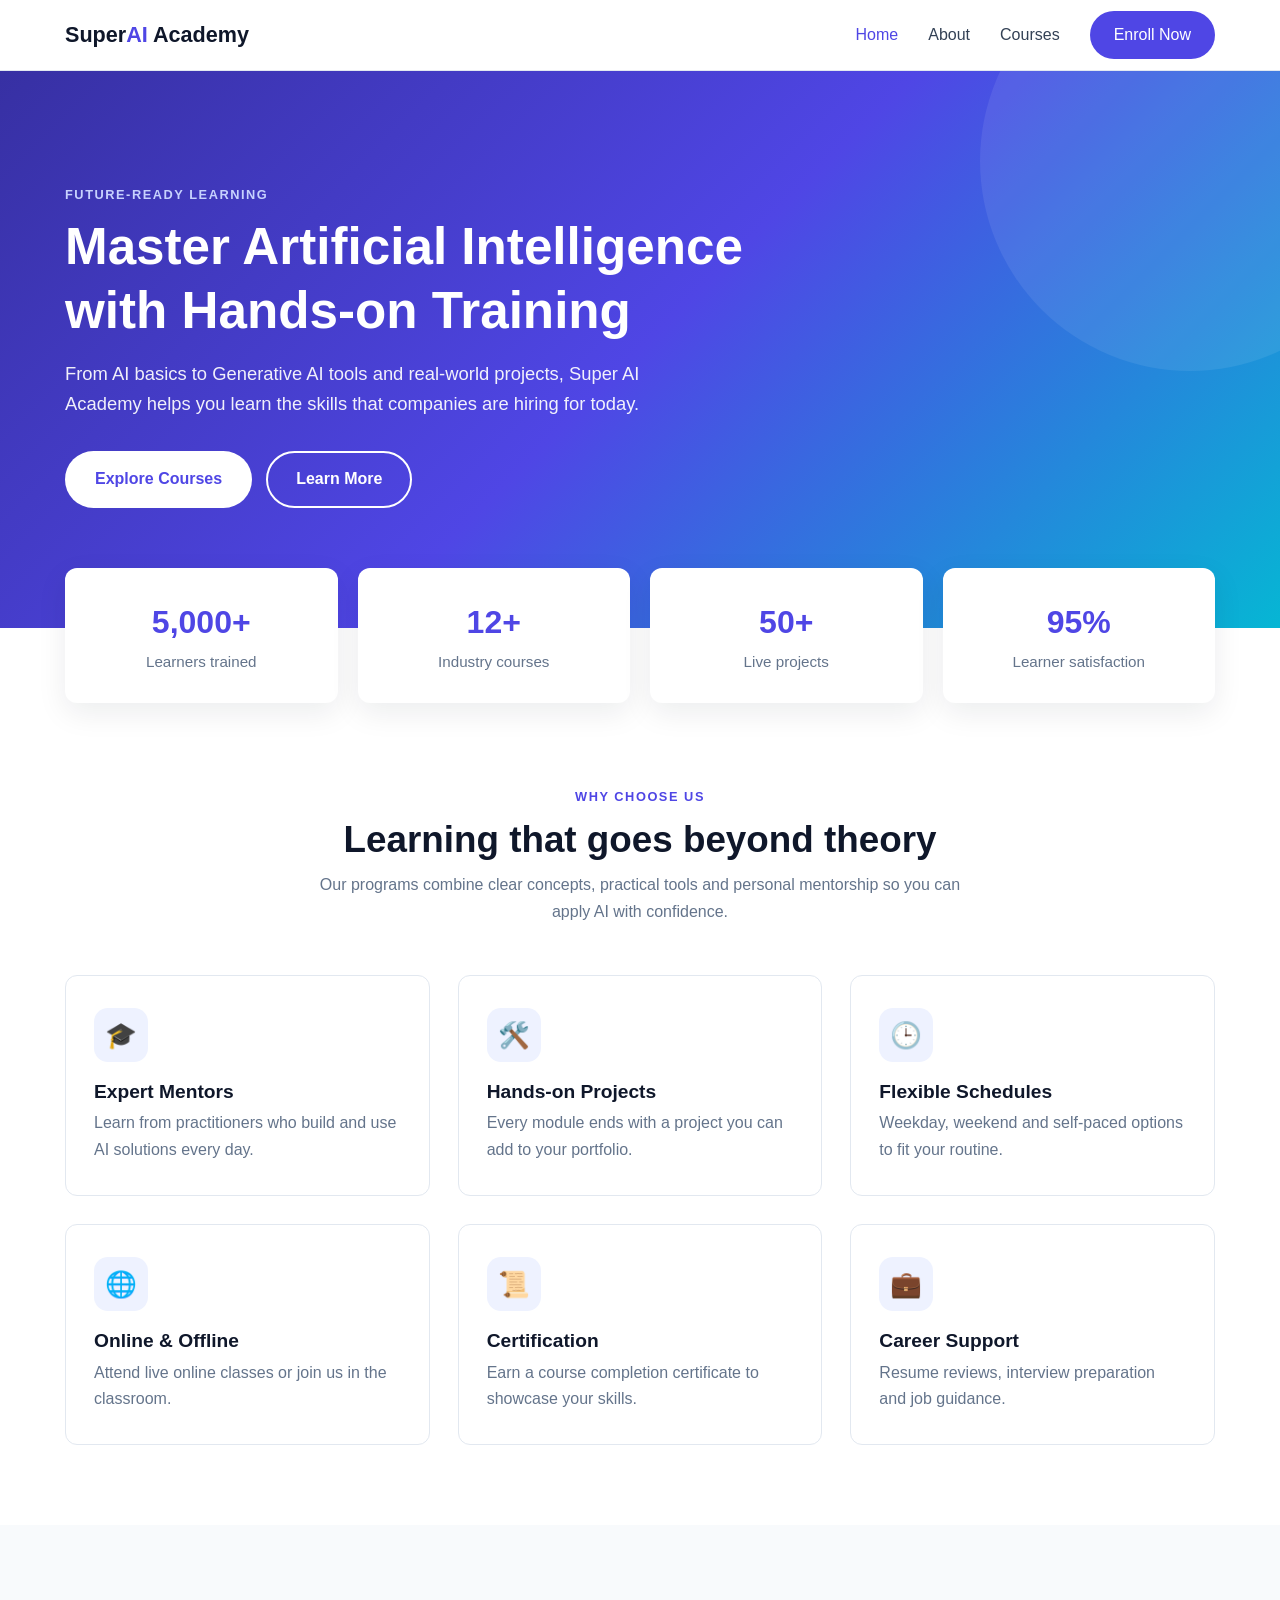
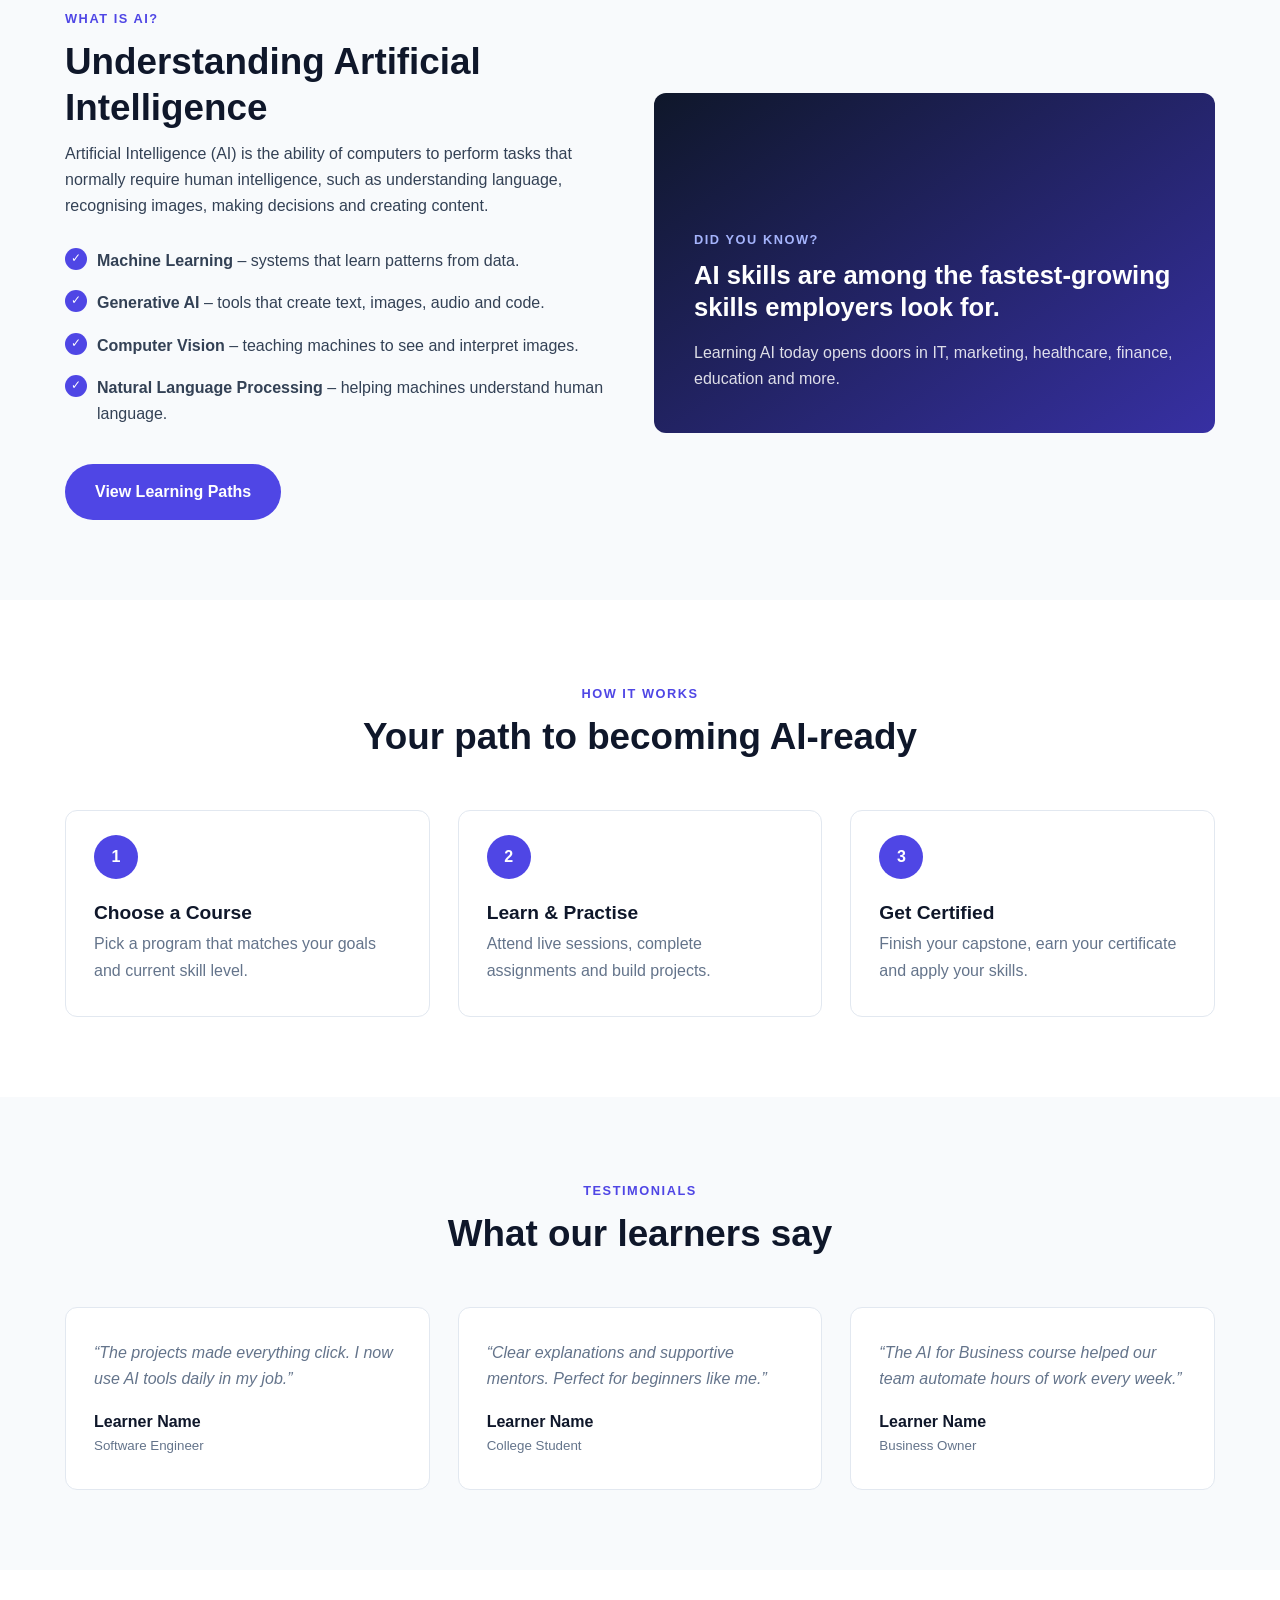
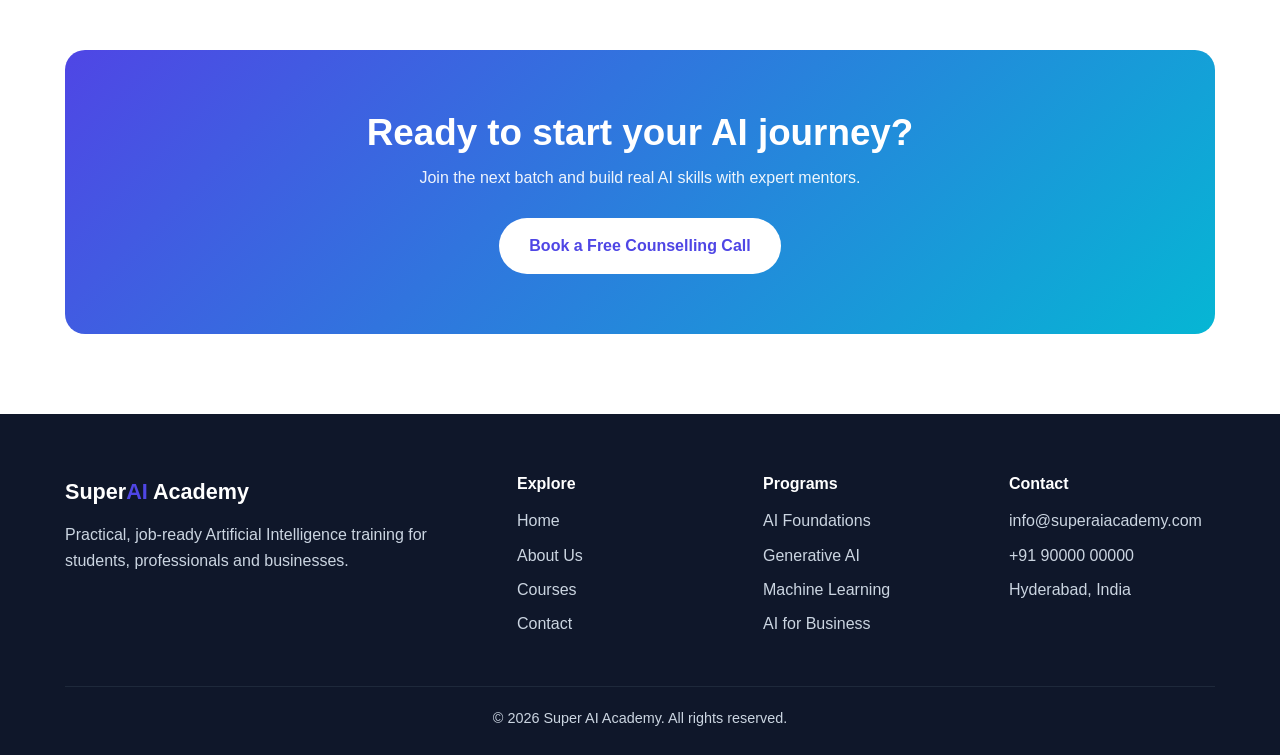
<file: superai-academy-website/index.html>
<!DOCTYPE html>
<html lang="en">
<head>
  <meta charset="UTF-8">
  <meta name="viewport" content="width=device-width, initial-scale=1.0">
  <title>Super AI Academy | Learn Artificial Intelligence</title>
  <meta name="description" content="Super AI Academy offers practical AI, Machine Learning and Generative AI courses for students, professionals and businesses.">
  <link rel="icon" href="images/favicon.svg" type="image/svg+xml">
  <link rel="stylesheet" href="css/style.css">
</head>
<body>
  <header class="site-header">
    <nav class="container nav">
      <a href="index.html" class="logo">Super<span>AI</span> Academy</a>
      <input type="checkbox" id="nav-toggle" class="nav-toggle" aria-label="Toggle menu">
      <label for="nav-toggle" class="nav-toggle-label"><span></span></label>
      <ul class="nav-links">
        <li><a href="index.html" class="active">Home</a></li>
        <li><a href="about.html">About</a></li>
        <li><a href="courses.html">Courses</a></li>
        <li><a href="contact.html" class="btn btn-primary">Enroll Now</a></li>
      </ul>
    </nav>
  </header>

  <main>
    <section class="hero">
      <div class="container">
        <span class="eyebrow" style="color:#c7d2fe">Future-ready learning</span>
        <h1>Master Artificial Intelligence with Hands-on Training</h1>
        <p>From AI basics to Generative AI tools and real-world projects, Super AI Academy helps you learn the skills that companies are hiring for today.</p>
        <div class="hero-actions">
          <a href="courses.html" class="btn btn-primary" style="background:#fff;color:var(--primary)">Explore Courses</a>
          <a href="about.html" class="btn btn-outline">Learn More</a>
        </div>
      </div>
    </section>

    <div class="container">
      <div class="stats">
        <div class="stat"><strong>5,000+</strong><span>Learners trained</span></div>
        <div class="stat"><strong>12+</strong><span>Industry courses</span></div>
        <div class="stat"><strong>50+</strong><span>Live projects</span></div>
        <div class="stat"><strong>95%</strong><span>Learner satisfaction</span></div>
      </div>
    </div>

    <section class="section">
      <div class="container">
        <div class="section-head">
          <span class="eyebrow">Why choose us</span>
          <h2>Learning that goes beyond theory</h2>
          <p>Our programs combine clear concepts, practical tools and personal mentorship so you can apply AI with confidence.</p>
        </div>
        <div class="grid grid-3">
          <div class="card"><div class="icon">🎓</div><h3>Expert Mentors</h3><p>Learn from practitioners who build and use AI solutions every day.</p></div>
          <div class="card"><div class="icon">🛠️</div><h3>Hands-on Projects</h3><p>Every module ends with a project you can add to your portfolio.</p></div>
          <div class="card"><div class="icon">🕒</div><h3>Flexible Schedules</h3><p>Weekday, weekend and self-paced options to fit your routine.</p></div>
          <div class="card"><div class="icon">🌐</div><h3>Online &amp; Offline</h3><p>Attend live online classes or join us in the classroom.</p></div>
          <div class="card"><div class="icon">📜</div><h3>Certification</h3><p>Earn a course completion certificate to showcase your skills.</p></div>
          <div class="card"><div class="icon">💼</div><h3>Career Support</h3><p>Resume reviews, interview preparation and job guidance.</p></div>
        </div>
      </div>
    </section>

    <section class="section section-alt">
      <div class="container grid grid-2">
        <div>
          <span class="eyebrow">What is AI?</span>
          <h2>Understanding Artificial Intelligence</h2>
          <p>Artificial Intelligence (AI) is the ability of computers to perform tasks that normally require human intelligence, such as understanding language, recognising images, making decisions and creating content.</p>
          <ul class="check-list">
            <li><strong>Machine Learning</strong> – systems that learn patterns from data.</li>
            <li><strong>Generative AI</strong> – tools that create text, images, audio and code.</li>
            <li><strong>Computer Vision</strong> – teaching machines to see and interpret images.</li>
            <li><strong>Natural Language Processing</strong> – helping machines understand human language.</li>
          </ul>
          <a href="courses.html" class="btn btn-primary">View Learning Paths</a>
        </div>
        <div class="info-visual">
          <span class="eyebrow" style="color:#a5b4fc">Did you know?</span>
          <h3>AI skills are among the fastest-growing skills employers look for.</h3>
          <p style="opacity:.85;margin-top:10px">Learning AI today opens doors in IT, marketing, healthcare, finance, education and more.</p>
        </div>
      </div>
    </section>

    <section class="section">
      <div class="container">
        <div class="section-head">
          <span class="eyebrow">How it works</span>
          <h2>Your path to becoming AI-ready</h2>
        </div>
        <div class="grid grid-3 steps">
          <div class="card step"><h3>Choose a Course</h3><p>Pick a program that matches your goals and current skill level.</p></div>
          <div class="card step"><h3>Learn &amp; Practise</h3><p>Attend live sessions, complete assignments and build projects.</p></div>
          <div class="card step"><h3>Get Certified</h3><p>Finish your capstone, earn your certificate and apply your skills.</p></div>
        </div>
      </div>
    </section>

    <section class="section section-alt">
      <div class="container">
        <div class="section-head">
          <span class="eyebrow">Testimonials</span>
          <h2>What our learners say</h2>
        </div>
        <div class="grid grid-3">
          <blockquote class="card quote"><p>“The projects made everything click. I now use AI tools daily in my job.”</p><footer>Learner Name<small>Software Engineer</small></footer></blockquote>
          <blockquote class="card quote"><p>“Clear explanations and supportive mentors. Perfect for beginners like me.”</p><footer>Learner Name<small>College Student</small></footer></blockquote>
          <blockquote class="card quote"><p>“The AI for Business course helped our team automate hours of work every week.”</p><footer>Learner Name<small>Business Owner</small></footer></blockquote>
        </div>
      </div>
    </section>

  <section class="section">
    <div class="container">
      <div class="cta">
        <h2>Ready to start your AI journey?</h2>
        <p>Join the next batch and build real AI skills with expert mentors.</p>
        <a href="contact.html" class="btn">Book a Free Counselling Call</a>
      </div>
    </div>
  </section>
  </main>

  <footer class="site-footer">
    <div class="container">
      <div class="footer-grid">
        <div>
          <a href="index.html" class="logo">Super<span>AI</span> Academy</a>
          <p>Practical, job-ready Artificial Intelligence training for students, professionals and businesses.</p>
        </div>
        <div>
          <h4>Explore</h4>
          <ul>
            <li><a href="index.html">Home</a></li>
            <li><a href="about.html">About Us</a></li>
            <li><a href="courses.html">Courses</a></li>
            <li><a href="contact.html">Contact</a></li>
          </ul>
        </div>
        <div>
          <h4>Programs</h4>
          <ul>
            <li><a href="courses.html#ai-foundations">AI Foundations</a></li>
            <li><a href="courses.html#generative-ai">Generative AI</a></li>
            <li><a href="courses.html#machine-learning">Machine Learning</a></li>
            <li><a href="courses.html#ai-business">AI for Business</a></li>
          </ul>
        </div>
        <div>
          <h4>Contact</h4>
          <ul>
            <li>info@superaiacademy.com</li>
            <li>+91 90000 00000</li>
            <li>Hyderabad, India</li>
          </ul>
        </div>
      </div>
      <div class="footer-bottom">&copy; <span id="year">2026</span> Super AI Academy. All rights reserved.</div>
    </div>
  </footer>
</body>
</html>
</file>
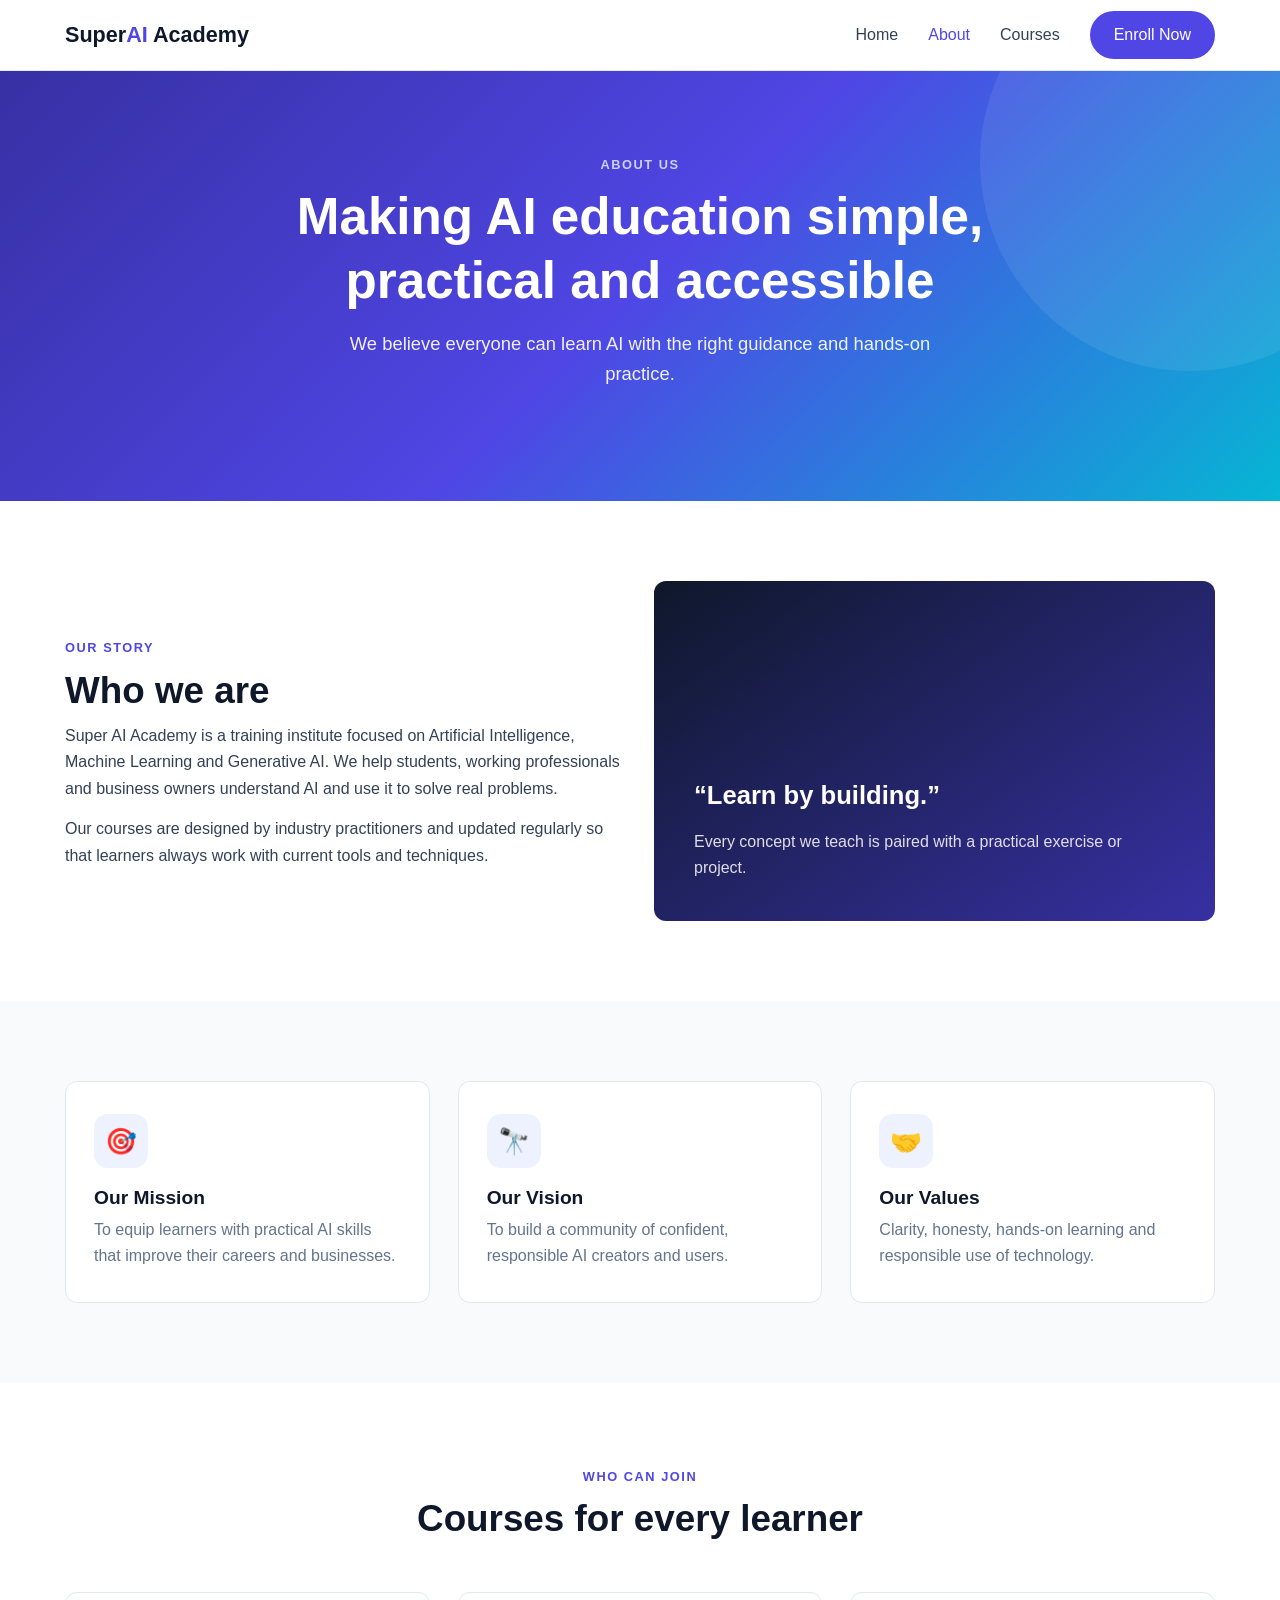
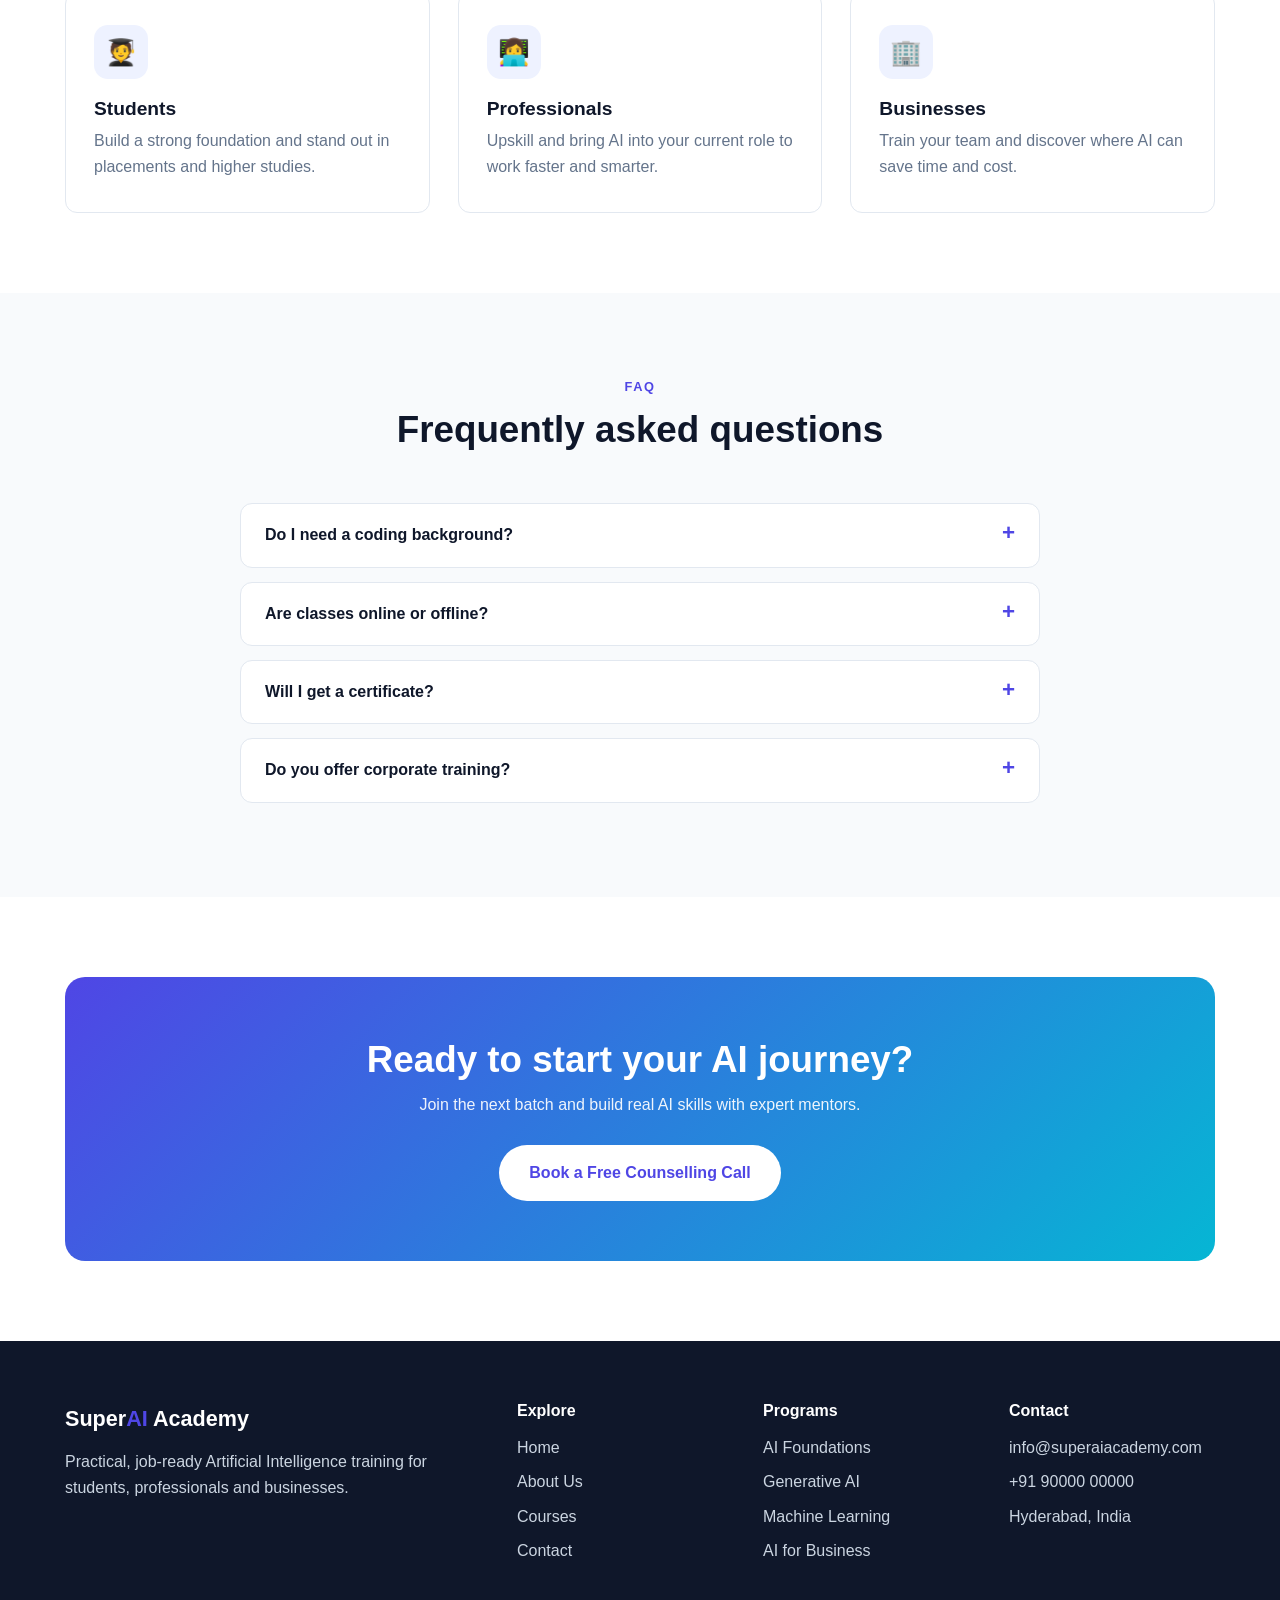
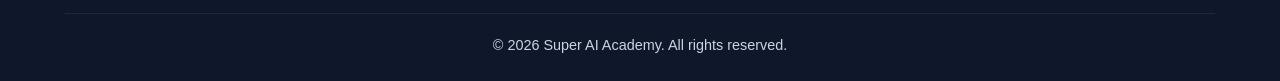
<file: superai-academy-website/about.html>
<!DOCTYPE html>
<html lang="en">
<head>
  <meta charset="UTF-8">
  <meta name="viewport" content="width=device-width, initial-scale=1.0">
  <title>About Us | Super AI Academy</title>
  <meta name="description" content="Learn about Super AI Academy's mission, vision and teaching approach.">
  <link rel="icon" href="images/favicon.svg" type="image/svg+xml">
  <link rel="stylesheet" href="css/style.css">
</head>
<body>
  <header class="site-header">
    <nav class="container nav">
      <a href="index.html" class="logo">Super<span>AI</span> Academy</a>
      <input type="checkbox" id="nav-toggle" class="nav-toggle" aria-label="Toggle menu">
      <label for="nav-toggle" class="nav-toggle-label"><span></span></label>
      <ul class="nav-links">
        <li><a href="index.html">Home</a></li>
        <li><a href="about.html" class="active">About</a></li>
        <li><a href="courses.html">Courses</a></li>
        <li><a href="contact.html" class="btn btn-primary">Enroll Now</a></li>
      </ul>
    </nav>
  </header>

  <main>
    <section class="hero page-hero">
      <div class="container">
        <span class="eyebrow" style="color:#c7d2fe">About us</span>
        <h1>Making AI education simple, practical and accessible</h1>
        <p>We believe everyone can learn AI with the right guidance and hands-on practice.</p>
      </div>
    </section>

    <section class="section">
      <div class="container grid grid-2">
        <div>
          <span class="eyebrow">Our story</span>
          <h2>Who we are</h2>
          <p>Super AI Academy is a training institute focused on Artificial Intelligence, Machine Learning and Generative AI. We help students, working professionals and business owners understand AI and use it to solve real problems.</p>
          <p style="margin-top:14px">Our courses are designed by industry practitioners and updated regularly so that learners always work with current tools and techniques.</p>
        </div>
        <div class="info-visual">
          <h3>“Learn by building.”</h3>
          <p style="opacity:.85;margin-top:10px">Every concept we teach is paired with a practical exercise or project.</p>
        </div>
      </div>
    </section>

    <section class="section section-alt">
      <div class="container grid grid-3">
        <div class="card"><div class="icon">🎯</div><h3>Our Mission</h3><p>To equip learners with practical AI skills that improve their careers and businesses.</p></div>
        <div class="card"><div class="icon">🔭</div><h3>Our Vision</h3><p>To build a community of confident, responsible AI creators and users.</p></div>
        <div class="card"><div class="icon">🤝</div><h3>Our Values</h3><p>Clarity, honesty, hands-on learning and responsible use of technology.</p></div>
      </div>
    </section>

    <section class="section">
      <div class="container">
        <div class="section-head">
          <span class="eyebrow">Who can join</span>
          <h2>Courses for every learner</h2>
        </div>
        <div class="grid grid-3">
          <div class="card"><div class="icon">🧑‍🎓</div><h3>Students</h3><p>Build a strong foundation and stand out in placements and higher studies.</p></div>
          <div class="card"><div class="icon">👩‍💻</div><h3>Professionals</h3><p>Upskill and bring AI into your current role to work faster and smarter.</p></div>
          <div class="card"><div class="icon">🏢</div><h3>Businesses</h3><p>Train your team and discover where AI can save time and cost.</p></div>
        </div>
      </div>
    </section>

    <section class="section section-alt">
      <div class="container">
        <div class="section-head">
          <span class="eyebrow">FAQ</span>
          <h2>Frequently asked questions</h2>
        </div>
        <div class="faq">
          <details><summary>Do I need a coding background?</summary><p>No. Our foundation courses start from the basics. Advanced courses list any prerequisites clearly.</p></details>
          <details><summary>Are classes online or offline?</summary><p>Both. You can join live online sessions or attend classroom batches.</p></details>
          <details><summary>Will I get a certificate?</summary><p>Yes, every learner who completes the course and project receives a certificate of completion.</p></details>
          <details><summary>Do you offer corporate training?</summary><p>Yes. We run customised AI workshops for teams. Contact us for details.</p></details>
        </div>
      </div>
    </section>

  <section class="section">
    <div class="container">
      <div class="cta">
        <h2>Ready to start your AI journey?</h2>
        <p>Join the next batch and build real AI skills with expert mentors.</p>
        <a href="contact.html" class="btn">Book a Free Counselling Call</a>
      </div>
    </div>
  </section>
  </main>

  <footer class="site-footer">
    <div class="container">
      <div class="footer-grid">
        <div>
          <a href="index.html" class="logo">Super<span>AI</span> Academy</a>
          <p>Practical, job-ready Artificial Intelligence training for students, professionals and businesses.</p>
        </div>
        <div>
          <h4>Explore</h4>
          <ul>
            <li><a href="index.html">Home</a></li>
            <li><a href="about.html">About Us</a></li>
            <li><a href="courses.html">Courses</a></li>
            <li><a href="contact.html">Contact</a></li>
          </ul>
        </div>
        <div>
          <h4>Programs</h4>
          <ul>
            <li><a href="courses.html#ai-foundations">AI Foundations</a></li>
            <li><a href="courses.html#generative-ai">Generative AI</a></li>
            <li><a href="courses.html#machine-learning">Machine Learning</a></li>
            <li><a href="courses.html#ai-business">AI for Business</a></li>
          </ul>
        </div>
        <div>
          <h4>Contact</h4>
          <ul>
            <li>info@superaiacademy.com</li>
            <li>+91 90000 00000</li>
            <li>Hyderabad, India</li>
          </ul>
        </div>
      </div>
      <div class="footer-bottom">&copy; <span id="year">2026</span> Super AI Academy. All rights reserved.</div>
    </div>
  </footer>
</body>
</html>
</file>
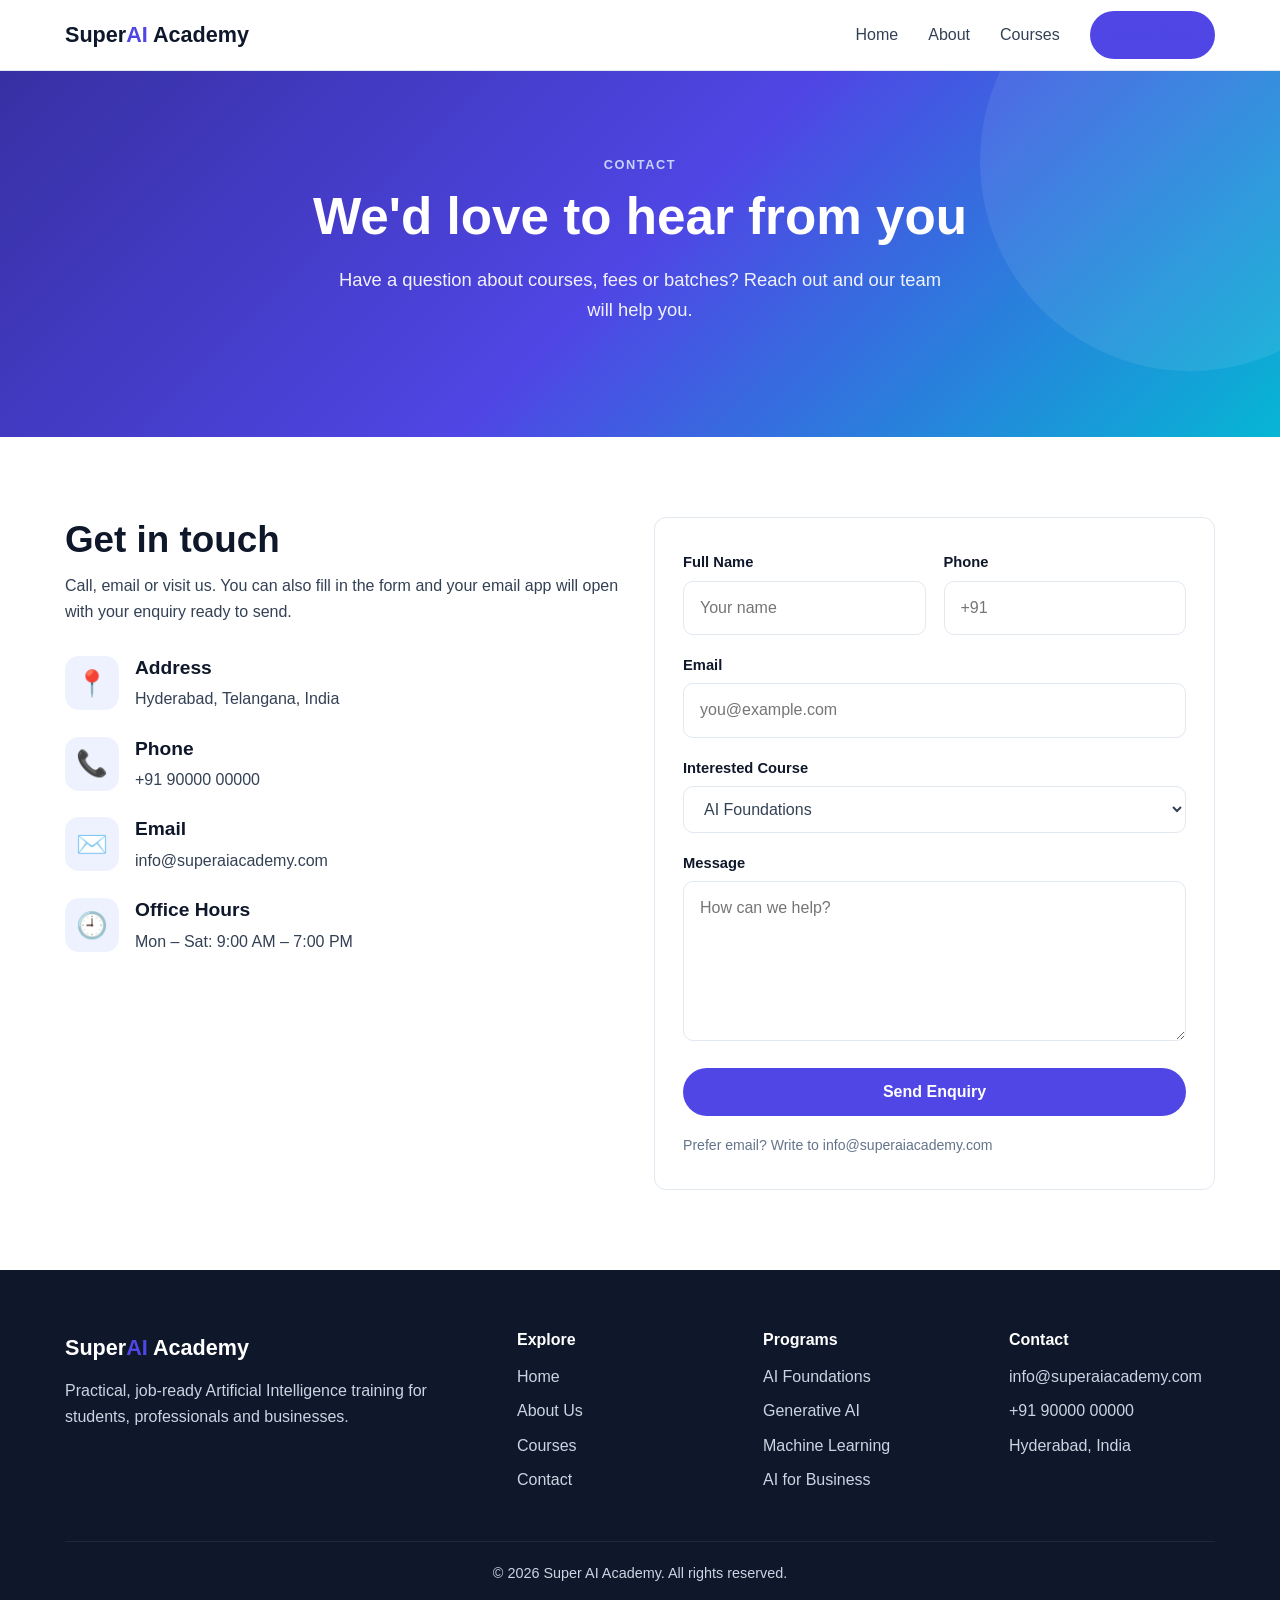
<file: superai-academy-website/contact.html>
<!DOCTYPE html>
<html lang="en">
<head>
  <meta charset="UTF-8">
  <meta name="viewport" content="width=device-width, initial-scale=1.0">
  <title>Contact Us | Super AI Academy</title>
  <meta name="description" content="Get in touch with Super AI Academy for course details, admissions and corporate training.">
  <link rel="icon" href="images/favicon.svg" type="image/svg+xml">
  <link rel="stylesheet" href="css/style.css">
</head>
<body>
  <header class="site-header">
    <nav class="container nav">
      <a href="index.html" class="logo">Super<span>AI</span> Academy</a>
      <input type="checkbox" id="nav-toggle" class="nav-toggle" aria-label="Toggle menu">
      <label for="nav-toggle" class="nav-toggle-label"><span></span></label>
      <ul class="nav-links">
        <li><a href="index.html">Home</a></li>
        <li><a href="about.html">About</a></li>
        <li><a href="courses.html">Courses</a></li>
        <li><a href="contact.html" class="btn btn-primary active">Enroll Now</a></li>
      </ul>
    </nav>
  </header>

  <main>
    <section class="hero page-hero">
      <div class="container">
        <span class="eyebrow" style="color:#c7d2fe">Contact</span>
        <h1>We'd love to hear from you</h1>
        <p>Have a question about courses, fees or batches? Reach out and our team will help you.</p>
      </div>
    </section>

    <section class="section">
      <div class="container grid grid-2" style="align-items:start">
        <div class="contact-info">
          <h2>Get in touch</h2>
          <p style="margin-bottom:30px">Call, email or visit us. You can also fill in the form and your email app will open with your enquiry ready to send.</p>
          <div class="item"><div class="icon">📍</div><div><h3>Address</h3><p>Hyderabad, Telangana, India</p></div></div>
          <div class="item"><div class="icon">📞</div><div><h3>Phone</h3><p>+91 90000 00000</p></div></div>
          <div class="item"><div class="icon">✉️</div><div><h3>Email</h3><p>info@superaiacademy.com</p></div></div>
          <div class="item"><div class="icon">🕘</div><div><h3>Office Hours</h3><p>Mon – Sat: 9:00 AM – 7:00 PM</p></div></div>
        </div>
        <div class="card">
          <form id="contact-form">
            <div class="form-row">
              <div><label for="name">Full Name</label><input id="name" name="name" required placeholder="Your name"></div>
              <div><label for="phone">Phone</label><input id="phone" name="phone" type="tel" placeholder="+91"></div>
            </div>
            <div><label for="email">Email</label><input id="email" name="email" type="email" required placeholder="you@example.com"></div>
            <div><label for="course">Interested Course</label>
              <select id="course" name="course">
                <option>AI Foundations</option><option>Generative AI Mastery</option>
                <option>Machine Learning with Python</option><option>AI for Business</option>
                <option>Deep Learning &amp; Neural Networks</option><option>AI for Educators</option>
                <option>Corporate Training</option>
              </select></div>
            <div><label for="message">Message</label><textarea id="message" name="message" rows="5" placeholder="How can we help?"></textarea></div>
            <button type="submit" class="btn btn-primary">Send Enquiry</button>
            <p class="form-note">Prefer email? Write to info@superaiacademy.com</p>
            <div class="form-status" id="form-status" role="status"></div>
          </form>
        </div>
      </div>
    </section>
  </main>
  <script>
    document.getElementById("contact-form").addEventListener("submit", function (e) {
      e.preventDefault();
      var f = e.target;
      var body = "Name: " + f.name.value + "\nPhone: " + f.phone.value + "\nEmail: " + f.email.value +
                 "\nCourse: " + f.course.value + "\n\n" + f.message.value;
      var link = "mailto:info@superaiacademy.com?subject=" + encodeURIComponent("Course enquiry - " + f.course.value) +
                 "&body=" + encodeURIComponent(body);
      var s = document.getElementById("form-status");
      s.textContent = "Opening your email app… If it doesn't open, please email info@superaiacademy.com directly.";
      s.classList.add("show");
      window.location.href = link;
    });
  </script>

  <footer class="site-footer">
    <div class="container">
      <div class="footer-grid">
        <div>
          <a href="index.html" class="logo">Super<span>AI</span> Academy</a>
          <p>Practical, job-ready Artificial Intelligence training for students, professionals and businesses.</p>
        </div>
        <div>
          <h4>Explore</h4>
          <ul>
            <li><a href="index.html">Home</a></li>
            <li><a href="about.html">About Us</a></li>
            <li><a href="courses.html">Courses</a></li>
            <li><a href="contact.html">Contact</a></li>
          </ul>
        </div>
        <div>
          <h4>Programs</h4>
          <ul>
            <li><a href="courses.html#ai-foundations">AI Foundations</a></li>
            <li><a href="courses.html#generative-ai">Generative AI</a></li>
            <li><a href="courses.html#machine-learning">Machine Learning</a></li>
            <li><a href="courses.html#ai-business">AI for Business</a></li>
          </ul>
        </div>
        <div>
          <h4>Contact</h4>
          <ul>
            <li>info@superaiacademy.com</li>
            <li>+91 90000 00000</li>
            <li>Hyderabad, India</li>
          </ul>
        </div>
      </div>
      <div class="footer-bottom">&copy; <span id="year">2026</span> Super AI Academy. All rights reserved.</div>
    </div>
  </footer>
</body>
</html>
</file>
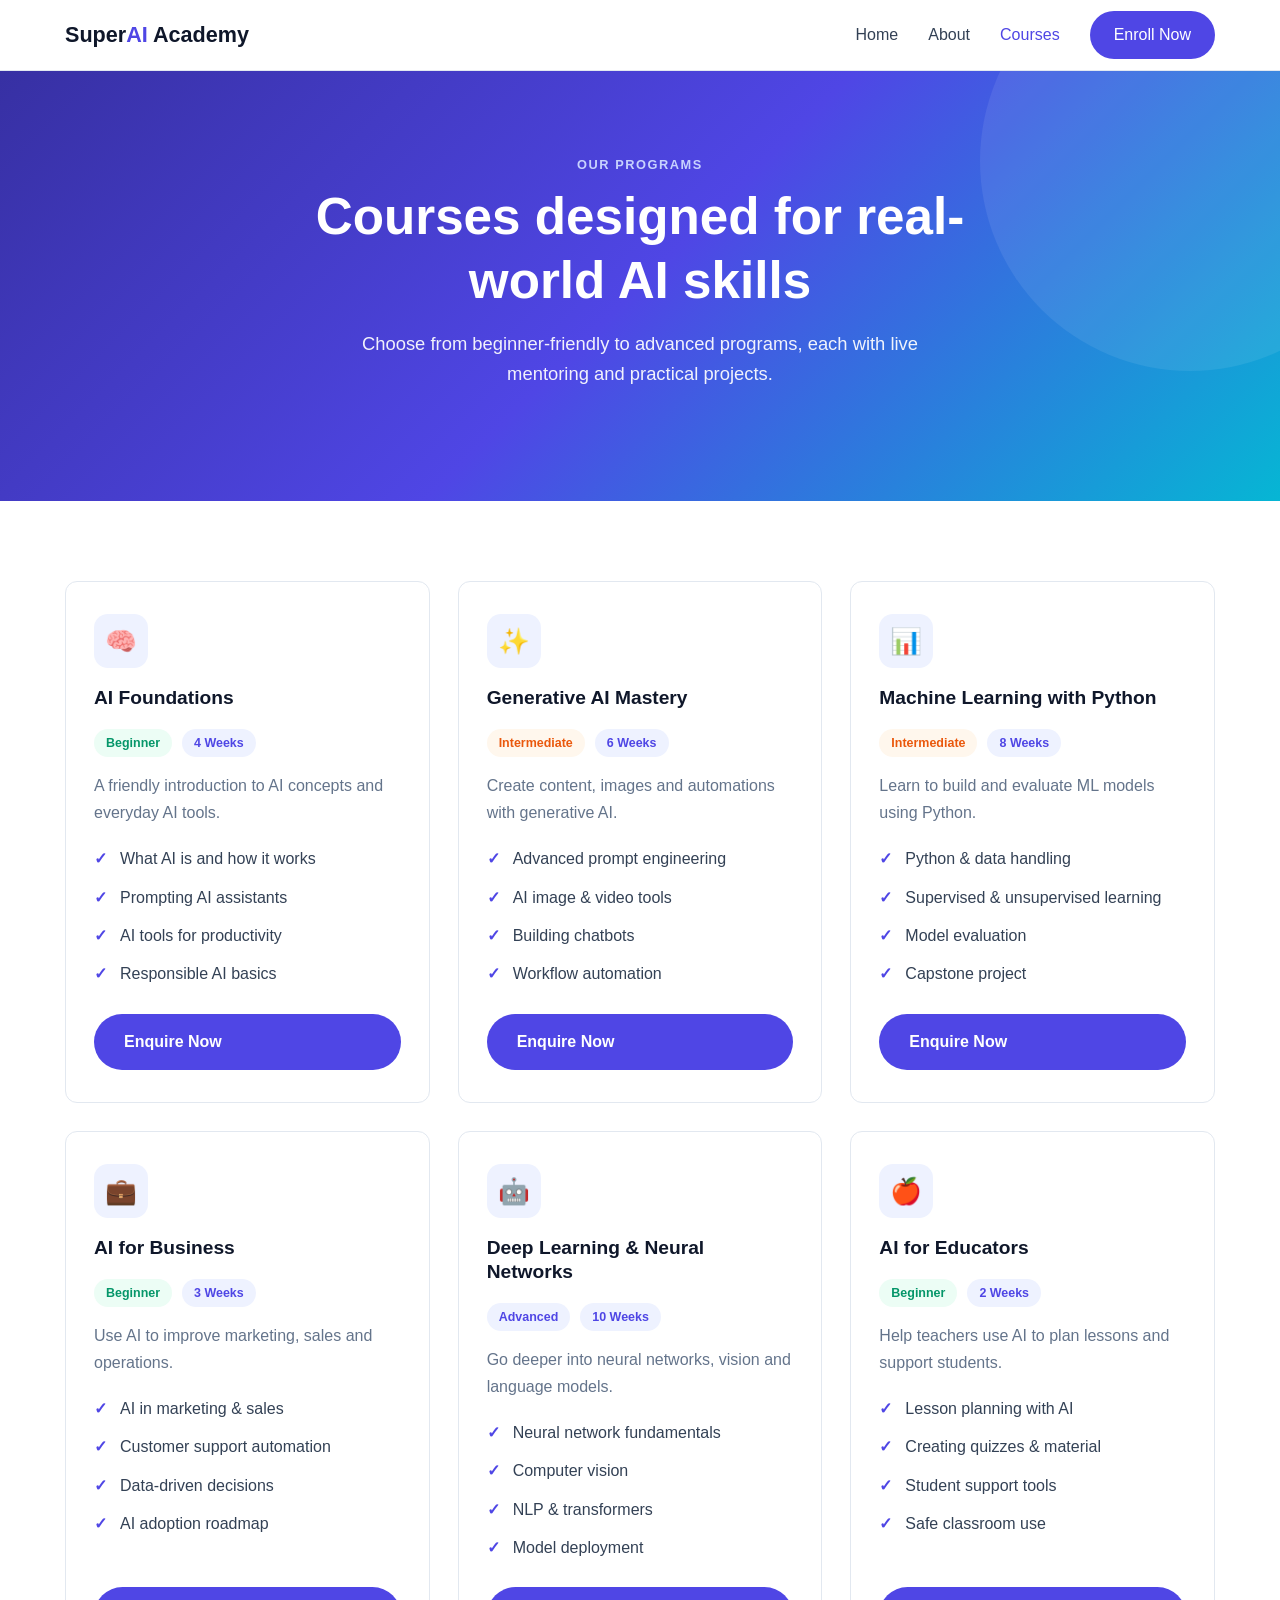
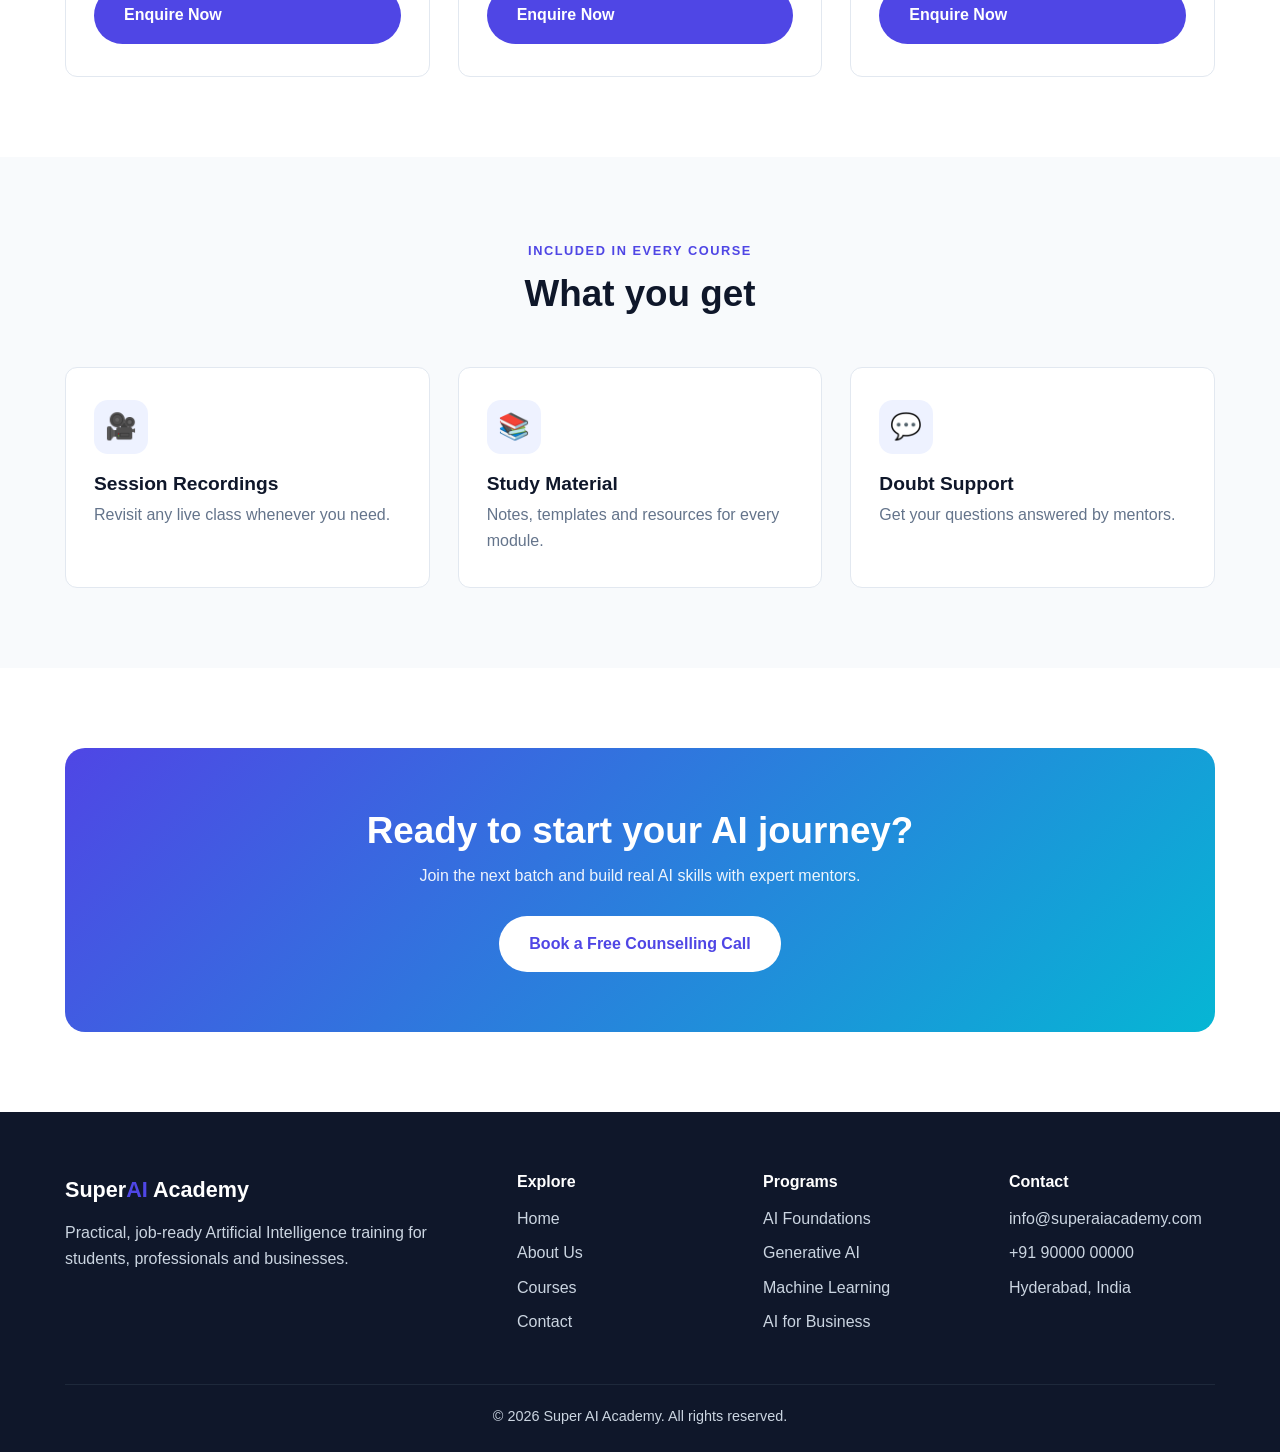
<file: superai-academy-website/courses.html>
<!DOCTYPE html>
<html lang="en">
<head>
  <meta charset="UTF-8">
  <meta name="viewport" content="width=device-width, initial-scale=1.0">
  <title>Courses | Super AI Academy</title>
  <meta name="description" content="Explore AI, Generative AI, Machine Learning and AI for Business courses at Super AI Academy.">
  <link rel="icon" href="images/favicon.svg" type="image/svg+xml">
  <link rel="stylesheet" href="css/style.css">
</head>
<body>
  <header class="site-header">
    <nav class="container nav">
      <a href="index.html" class="logo">Super<span>AI</span> Academy</a>
      <input type="checkbox" id="nav-toggle" class="nav-toggle" aria-label="Toggle menu">
      <label for="nav-toggle" class="nav-toggle-label"><span></span></label>
      <ul class="nav-links">
        <li><a href="index.html">Home</a></li>
        <li><a href="about.html">About</a></li>
        <li><a href="courses.html" class="active">Courses</a></li>
        <li><a href="contact.html" class="btn btn-primary">Enroll Now</a></li>
      </ul>
    </nav>
  </header>

  <main>
    <section class="hero page-hero">
      <div class="container">
        <span class="eyebrow" style="color:#c7d2fe">Our programs</span>
        <h1>Courses designed for real-world AI skills</h1>
        <p>Choose from beginner-friendly to advanced programs, each with live mentoring and practical projects.</p>
      </div>
    </section>

    <section class="section">
      <div class="container">
        <div class="grid grid-3">
          <div class="card course-card" id="ai-foundations">
            <div class="icon">🧠</div>
            <h3>AI Foundations</h3>
            <div class="meta"><span class="tag green">Beginner</span><span class="tag">4 Weeks</span></div>
            <p>A friendly introduction to AI concepts and everyday AI tools.</p>
            <ul style="margin-top:14px"><li>What AI is and how it works</li><li>Prompting AI assistants</li><li>AI tools for productivity</li><li>Responsible AI basics</li></ul>
            <a href="contact.html" class="btn btn-primary">Enquire Now</a>
          </div>
          <div class="card course-card" id="generative-ai">
            <div class="icon">✨</div>
            <h3>Generative AI Mastery</h3>
            <div class="meta"><span class="tag orange">Intermediate</span><span class="tag">6 Weeks</span></div>
            <p>Create content, images and automations with generative AI.</p>
            <ul style="margin-top:14px"><li>Advanced prompt engineering</li><li>AI image &amp; video tools</li><li>Building chatbots</li><li>Workflow automation</li></ul>
            <a href="contact.html" class="btn btn-primary">Enquire Now</a>
          </div>
          <div class="card course-card" id="machine-learning">
            <div class="icon">📊</div>
            <h3>Machine Learning with Python</h3>
            <div class="meta"><span class="tag orange">Intermediate</span><span class="tag">8 Weeks</span></div>
            <p>Learn to build and evaluate ML models using Python.</p>
            <ul style="margin-top:14px"><li>Python &amp; data handling</li><li>Supervised &amp; unsupervised learning</li><li>Model evaluation</li><li>Capstone project</li></ul>
            <a href="contact.html" class="btn btn-primary">Enquire Now</a>
          </div>
          <div class="card course-card" id="ai-business">
            <div class="icon">💼</div>
            <h3>AI for Business</h3>
            <div class="meta"><span class="tag green">Beginner</span><span class="tag">3 Weeks</span></div>
            <p>Use AI to improve marketing, sales and operations.</p>
            <ul style="margin-top:14px"><li>AI in marketing &amp; sales</li><li>Customer support automation</li><li>Data-driven decisions</li><li>AI adoption roadmap</li></ul>
            <a href="contact.html" class="btn btn-primary">Enquire Now</a>
          </div>
          <div class="card course-card" id="deep-learning">
            <div class="icon">🤖</div>
            <h3>Deep Learning &amp; Neural Networks</h3>
            <div class="meta"><span class="tag ">Advanced</span><span class="tag">10 Weeks</span></div>
            <p>Go deeper into neural networks, vision and language models.</p>
            <ul style="margin-top:14px"><li>Neural network fundamentals</li><li>Computer vision</li><li>NLP &amp; transformers</li><li>Model deployment</li></ul>
            <a href="contact.html" class="btn btn-primary">Enquire Now</a>
          </div>
          <div class="card course-card" id="ai-teachers">
            <div class="icon">🍎</div>
            <h3>AI for Educators</h3>
            <div class="meta"><span class="tag green">Beginner</span><span class="tag">2 Weeks</span></div>
            <p>Help teachers use AI to plan lessons and support students.</p>
            <ul style="margin-top:14px"><li>Lesson planning with AI</li><li>Creating quizzes &amp; material</li><li>Student support tools</li><li>Safe classroom use</li></ul>
            <a href="contact.html" class="btn btn-primary">Enquire Now</a>
          </div>
        </div>
      </div>
    </section>

    <section class="section section-alt">
      <div class="container">
        <div class="section-head">
          <span class="eyebrow">Included in every course</span>
          <h2>What you get</h2>
        </div>
        <div class="grid grid-3">
          <div class="card"><div class="icon">🎥</div><h3>Session Recordings</h3><p>Revisit any live class whenever you need.</p></div>
          <div class="card"><div class="icon">📚</div><h3>Study Material</h3><p>Notes, templates and resources for every module.</p></div>
          <div class="card"><div class="icon">💬</div><h3>Doubt Support</h3><p>Get your questions answered by mentors.</p></div>
        </div>
      </div>
    </section>

  <section class="section">
    <div class="container">
      <div class="cta">
        <h2>Ready to start your AI journey?</h2>
        <p>Join the next batch and build real AI skills with expert mentors.</p>
        <a href="contact.html" class="btn">Book a Free Counselling Call</a>
      </div>
    </div>
  </section>
  </main>

  <footer class="site-footer">
    <div class="container">
      <div class="footer-grid">
        <div>
          <a href="index.html" class="logo">Super<span>AI</span> Academy</a>
          <p>Practical, job-ready Artificial Intelligence training for students, professionals and businesses.</p>
        </div>
        <div>
          <h4>Explore</h4>
          <ul>
            <li><a href="index.html">Home</a></li>
            <li><a href="about.html">About Us</a></li>
            <li><a href="courses.html">Courses</a></li>
            <li><a href="contact.html">Contact</a></li>
          </ul>
        </div>
        <div>
          <h4>Programs</h4>
          <ul>
            <li><a href="courses.html#ai-foundations">AI Foundations</a></li>
            <li><a href="courses.html#generative-ai">Generative AI</a></li>
            <li><a href="courses.html#machine-learning">Machine Learning</a></li>
            <li><a href="courses.html#ai-business">AI for Business</a></li>
          </ul>
        </div>
        <div>
          <h4>Contact</h4>
          <ul>
            <li>info@superaiacademy.com</li>
            <li>+91 90000 00000</li>
            <li>Hyderabad, India</li>
          </ul>
        </div>
      </div>
      <div class="footer-bottom">&copy; <span id="year">2026</span> Super AI Academy. All rights reserved.</div>
    </div>
  </footer>
</body>
</html>
</file>
<file: superai-academy-website/css/style.css>
/* ===== Super AI Academy – Main Stylesheet ===== */
:root {
  --primary: #4f46e5;
  --primary-dark: #3730a3;
  --accent: #06b6d4;
  --dark: #0f172a;
  --text: #334155;
  --muted: #64748b;
  --light: #f8fafc;
  --border: #e2e8f0;
  --radius: 12px;
  --shadow: 0 10px 30px rgba(15, 23, 42, 0.08);
  --max: 1150px;
}

*, *::before, *::after { box-sizing: border-box; margin: 0; padding: 0; }

html { scroll-behavior: smooth; }

body {
  font-family: "Segoe UI", Roboto, Helvetica, Arial, sans-serif;
  color: var(--text);
  line-height: 1.65;
  background: #fff;
}

img { max-width: 100%; display: block; }
a { color: var(--primary); text-decoration: none; }
a:hover { text-decoration: underline; }

.container { width: 90%; max-width: var(--max); margin: 0 auto; }

h1, h2, h3, h4 { color: var(--dark); line-height: 1.25; }
h1 { font-size: clamp(2rem, 5vw, 3.2rem); }
h2 { font-size: clamp(1.6rem, 3.5vw, 2.3rem); margin-bottom: .6rem; }
h3 { font-size: 1.2rem; margin-bottom: .4rem; }

.section { padding: 80px 0; }
.section-alt { background: var(--light); }
.section-head { text-align: center; max-width: 680px; margin: 0 auto 50px; }
.section-head p { color: var(--muted); }
.eyebrow {
  display: inline-block; font-size: .8rem; font-weight: 700; letter-spacing: .12em;
  text-transform: uppercase; color: var(--primary); margin-bottom: .6rem;
}

/* ===== Buttons ===== */
.btn {
  display: inline-block; padding: 13px 28px; border-radius: 50px; font-weight: 600;
  border: 2px solid transparent; transition: all .25s ease; cursor: pointer; font-size: 1rem;
}
.btn:hover { text-decoration: none; transform: translateY(-2px); }
.btn-primary { background: var(--primary); color: #fff; }
.btn-primary:hover { background: var(--primary-dark); }
.btn-outline { border-color: #fff; color: #fff; }
.btn-outline:hover { background: #fff; color: var(--primary); }

/* ===== Header / Nav ===== */
.site-header {
  position: sticky; top: 0; z-index: 100; background: rgba(255,255,255,.95);
  backdrop-filter: blur(8px); border-bottom: 1px solid var(--border);
}
.nav { display: flex; align-items: center; justify-content: space-between; height: 70px; }
.logo { font-size: 1.35rem; font-weight: 800; color: var(--dark); }
.logo span { color: var(--primary); }
.logo:hover { text-decoration: none; }
.nav-links { display: flex; list-style: none; gap: 30px; align-items: center; }
.nav-links a { color: var(--text); font-weight: 500; }
.nav-links a:hover, .nav-links a.active { color: var(--primary); text-decoration: none; }
.nav-links .btn { color: #fff; padding: 9px 22px; }

/* Pure-CSS mobile menu */
.nav-toggle { display: none; }
.nav-toggle-label { display: none; cursor: pointer; padding: 10px; }
.nav-toggle-label span,
.nav-toggle-label span::before,
.nav-toggle-label span::after {
  display: block; width: 24px; height: 2px; background: var(--dark); position: relative;
}
.nav-toggle-label span::before, .nav-toggle-label span::after { content: ""; position: absolute; }
.nav-toggle-label span::before { top: -7px; }
.nav-toggle-label span::after { top: 7px; }

/* ===== Hero ===== */
.hero {
  background: linear-gradient(135deg, var(--primary-dark) 0%, var(--primary) 50%, var(--accent) 100%);
  color: #fff; padding: 110px 0 120px; position: relative; overflow: hidden;
}
.hero::after {
  content: ""; position: absolute; right: -120px; top: -120px; width: 420px; height: 420px;
  border-radius: 50%; background: rgba(255,255,255,.08);
}
.hero h1 { color: #fff; max-width: 760px; margin-bottom: 1rem; }
.hero p { font-size: 1.15rem; max-width: 620px; opacity: .92; margin-bottom: 2rem; }
.hero-actions { display: flex; gap: 14px; flex-wrap: wrap; }
.page-hero { padding: 80px 0; text-align: center; }
.page-hero h1, .page-hero p { margin-left: auto; margin-right: auto; }

/* ===== Stats ===== */
.stats { display: grid; grid-template-columns: repeat(4, 1fr); gap: 20px; margin-top: -60px; position: relative; z-index: 2; }
.stat {
  background: #fff; border-radius: var(--radius); box-shadow: var(--shadow);
  padding: 28px 20px; text-align: center;
}
.stat strong { display: block; font-size: 2rem; color: var(--primary); }
.stat span { color: var(--muted); font-size: .95rem; }

/* ===== Cards / Grid ===== */
.grid { display: grid; gap: 28px; }
.grid-3 { grid-template-columns: repeat(3, 1fr); }
.grid-2 { grid-template-columns: repeat(2, 1fr); align-items: center; }

.card {
  background: #fff; border: 1px solid var(--border); border-radius: var(--radius);
  padding: 32px 28px; transition: transform .25s ease, box-shadow .25s ease;
}
.card:hover { transform: translateY(-6px); box-shadow: var(--shadow); }
.card p { color: var(--muted); }
.icon {
  width: 54px; height: 54px; border-radius: 14px; display: grid; place-items: center;
  font-size: 1.6rem; margin-bottom: 18px; background: #eef2ff;
}

/* Course cards */
.course-card { display: flex; flex-direction: column; }
.course-card .meta { display: flex; gap: 10px; flex-wrap: wrap; margin: 12px 0 16px; }
.tag {
  font-size: .78rem; font-weight: 600; padding: 4px 12px; border-radius: 50px;
  background: #eef2ff; color: var(--primary);
}
.tag.green { background: #ecfdf5; color: #059669; }
.tag.orange { background: #fff7ed; color: #ea580c; }
.course-card ul { list-style: none; margin-bottom: 20px; flex: 1; }
.course-card li { padding: 6px 0 6px 26px; position: relative; color: var(--text); }
.course-card li::before { content: "✓"; position: absolute; left: 0; color: var(--primary); font-weight: 700; }

/* ===== Info block ===== */
.info-visual {
  border-radius: var(--radius); min-height: 340px; padding: 40px; color: #fff;
  background: linear-gradient(145deg, var(--dark), var(--primary-dark));
  display: flex; flex-direction: column; justify-content: flex-end;
}
.info-visual h3 { color: #fff; font-size: 1.6rem; }
.check-list { list-style: none; margin: 20px 0 28px; }
.check-list li { padding: 8px 0 8px 32px; position: relative; }
.check-list li::before {
  content: "✓"; position: absolute; left: 0; top: 8px; width: 22px; height: 22px;
  border-radius: 50%; background: var(--primary); color: #fff; font-size: .75rem;
  display: grid; place-items: center;
}

/* ===== Steps ===== */
.steps { counter-reset: step; }
.step { position: relative; padding-top: 64px; }
.step::before {
  counter-increment: step; content: counter(step); position: absolute; top: 0; left: 28px;
  width: 44px; height: 44px; border-radius: 50%; background: var(--primary); color: #fff;
  font-weight: 700; display: grid; place-items: center; margin-top: 24px;
}
.step.card { padding-top: 90px; }

/* ===== Testimonials ===== */
.quote { font-style: italic; }
.quote footer { margin-top: 16px; font-style: normal; font-weight: 600; color: var(--dark); }
.quote footer small { display: block; font-weight: 400; color: var(--muted); }

/* ===== FAQ ===== */
.faq { max-width: 800px; margin: 0 auto; }
.faq details {
  background: #fff; border: 1px solid var(--border); border-radius: var(--radius);
  padding: 18px 24px; margin-bottom: 14px;
}
.faq summary { font-weight: 600; color: var(--dark); cursor: pointer; list-style: none; position: relative; padding-right: 30px; }
.faq summary::-webkit-details-marker { display: none; }
.faq summary::after { content: "+"; position: absolute; right: 0; font-size: 1.4rem; line-height: 1; color: var(--primary); }
.faq details[open] summary::after { content: "−"; }
.faq details p { margin-top: 12px; color: var(--muted); }

/* ===== CTA ===== */
.cta {
  background: linear-gradient(135deg, var(--primary), var(--accent)); color: #fff;
  border-radius: 20px; padding: 60px 40px; text-align: center;
}
.cta h2 { color: #fff; }
.cta p { opacity: .92; margin-bottom: 26px; }
.cta .btn { background: #fff; color: var(--primary); }

/* ===== Contact ===== */
.contact-info .item { display: flex; gap: 16px; margin-bottom: 24px; }
.contact-info .icon { flex-shrink: 0; margin: 0; }
form { display: grid; gap: 18px; }
label { font-weight: 600; color: var(--dark); font-size: .92rem; display: block; margin-bottom: 6px; }
input, select, textarea {
  width: 100%; padding: 13px 16px; border: 1px solid var(--border); border-radius: 10px;
  font: inherit; color: var(--text); background: #fff;
}
input:focus, select:focus, textarea:focus { outline: none; border-color: var(--primary); box-shadow: 0 0 0 3px #e0e7ff; }
.form-row { display: grid; grid-template-columns: 1fr 1fr; gap: 18px; }
.form-note { font-size: .88rem; color: var(--muted); }
.form-status { display: none; padding: 14px 18px; border-radius: 10px; background: #ecfdf5; color: #065f46; }
.form-status.show { display: block; }

/* ===== Footer ===== */
.site-footer { background: var(--dark); color: #cbd5e1; padding: 60px 0 24px; margin-top: 0; }
.footer-grid { display: grid; grid-template-columns: 2fr 1fr 1fr 1fr; gap: 40px; margin-bottom: 40px; }
.site-footer h4 { color: #fff; margin-bottom: 14px; }
.site-footer ul { list-style: none; }
.site-footer li { margin-bottom: 8px; }
.site-footer a { color: #cbd5e1; }
.site-footer a:hover { color: #fff; }
.site-footer .logo { color: #fff; display: inline-block; margin-bottom: 12px; }
.footer-bottom { border-top: 1px solid #1e293b; padding-top: 20px; text-align: center; font-size: .9rem; }

/* ===== 404 ===== */
.error-page { min-height: 60vh; display: grid; place-items: center; text-align: center; }
.error-page .code { font-size: 7rem; font-weight: 800; color: var(--primary); line-height: 1; }

/* ===== Responsive ===== */
@media (max-width: 960px) {
  .grid-3 { grid-template-columns: repeat(2, 1fr); }
  .stats { grid-template-columns: repeat(2, 1fr); }
  .footer-grid { grid-template-columns: 1fr 1fr; }
}
@media (max-width: 760px) {
  .nav-toggle-label { display: block; }
  .nav-links {
    position: absolute; top: 70px; left: 0; right: 0; background: #fff; flex-direction: column;
    gap: 0; border-bottom: 1px solid var(--border); display: none; padding: 10px 0 20px;
  }
  .nav-links li { width: 100%; text-align: center; padding: 10px 0; }
  .nav-toggle:checked ~ .nav-links { display: flex; }
  .grid-3, .grid-2, .form-row { grid-template-columns: 1fr; }
  .section { padding: 60px 0; }
  .hero { padding: 80px 0 100px; }
}
@media (max-width: 480px) {
  .stats, .footer-grid { grid-template-columns: 1fr; }
}
</file>
